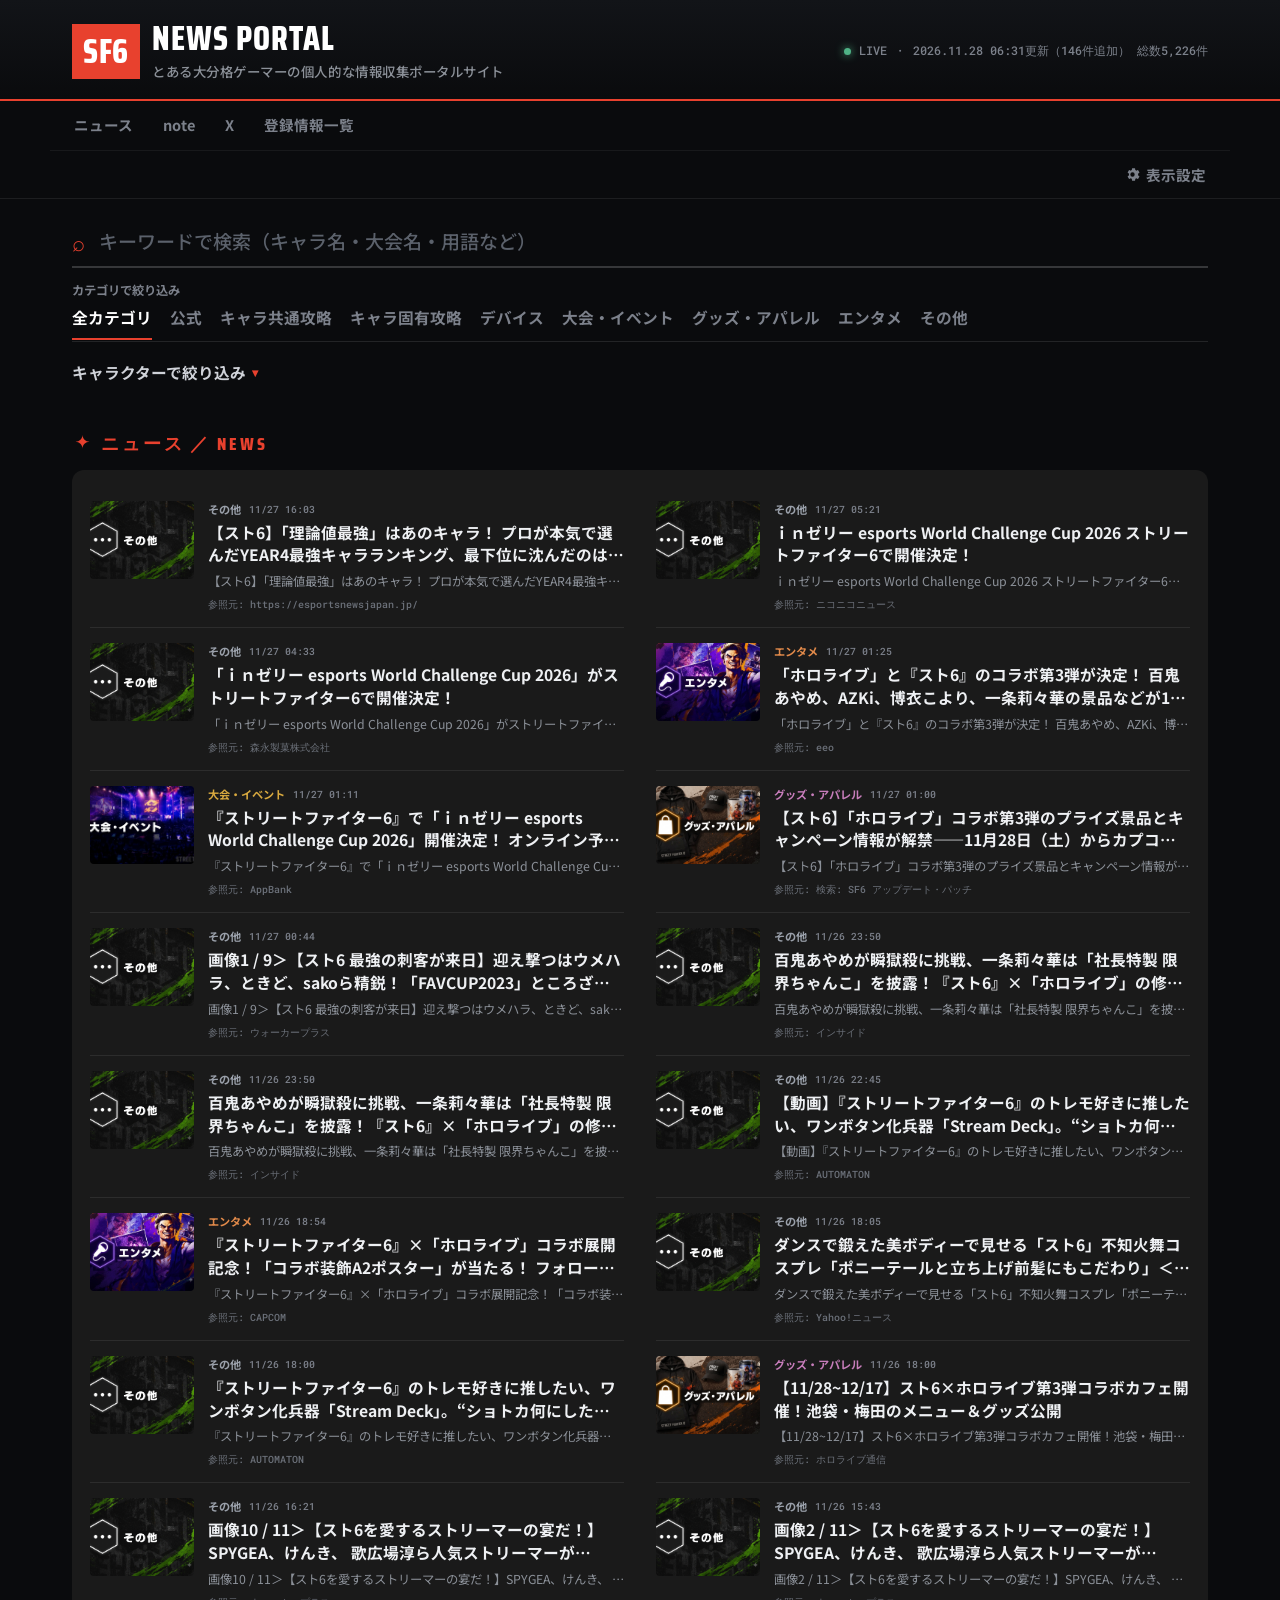
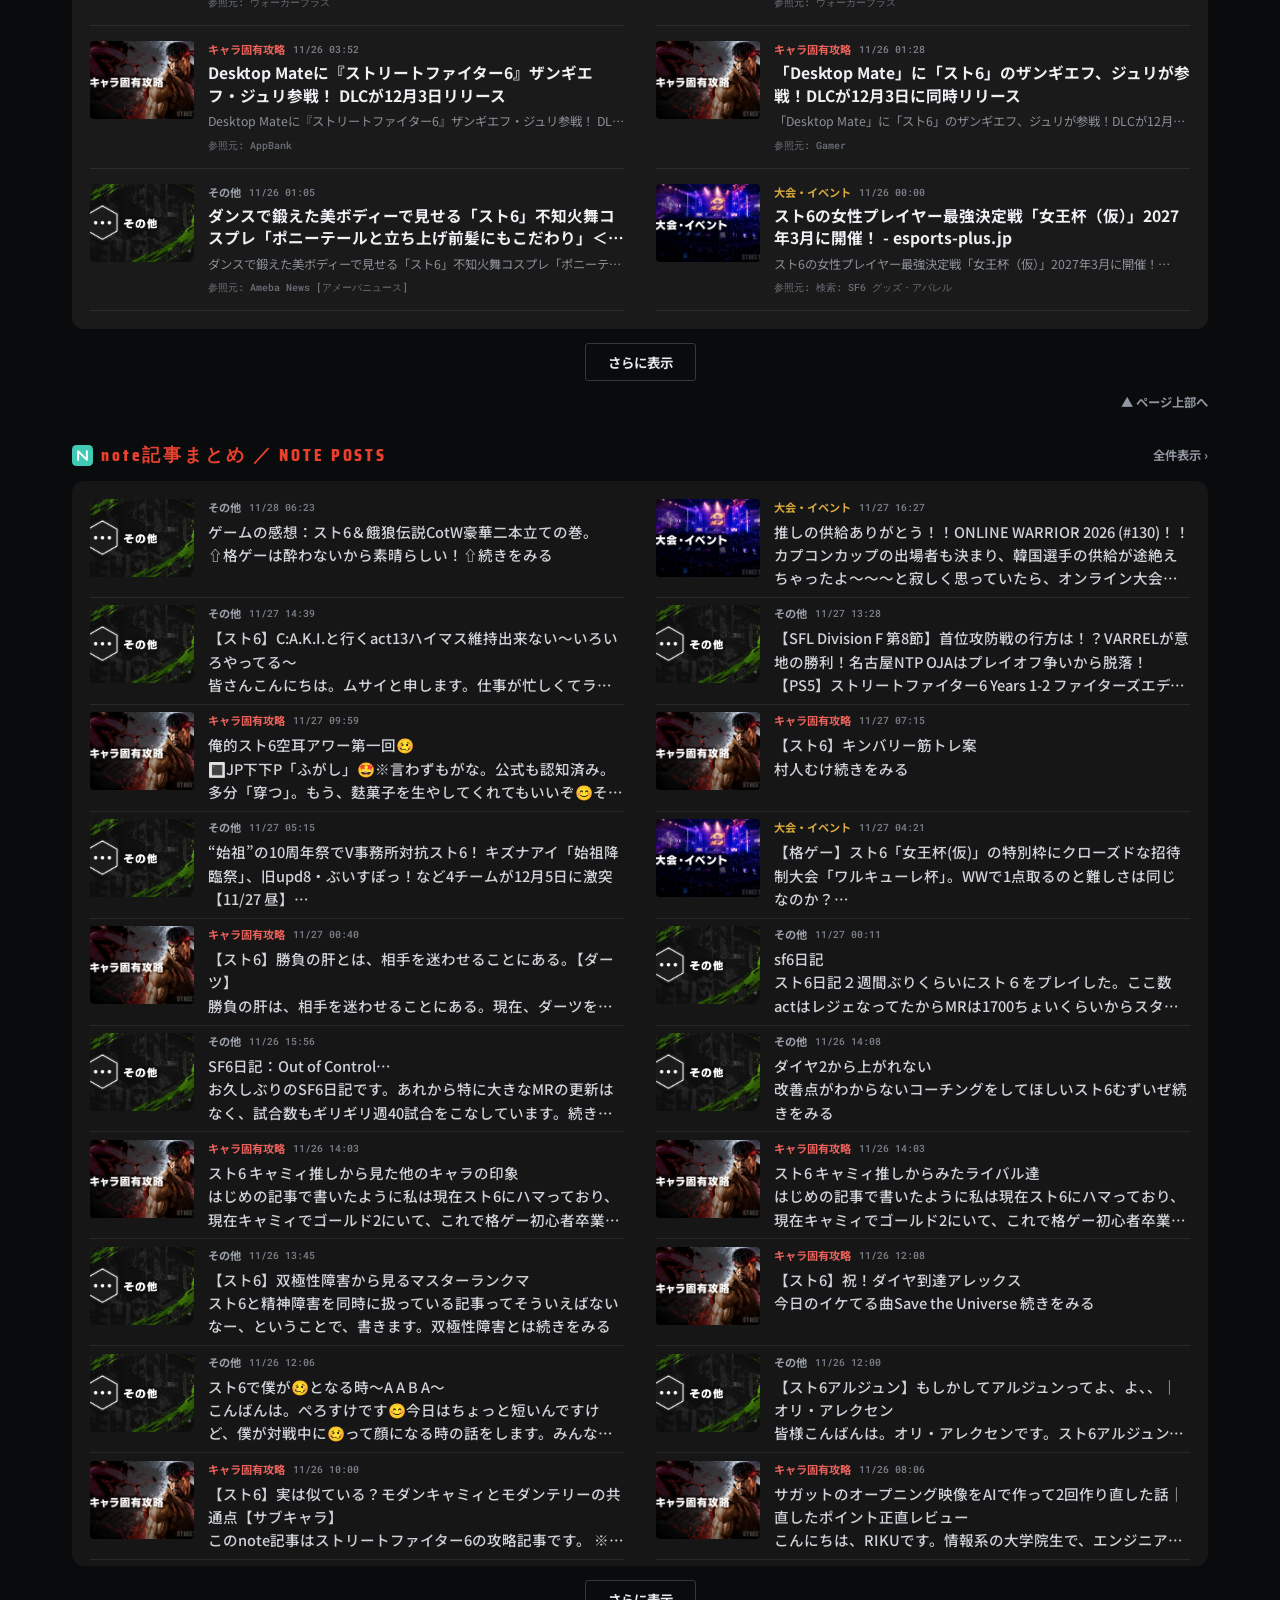
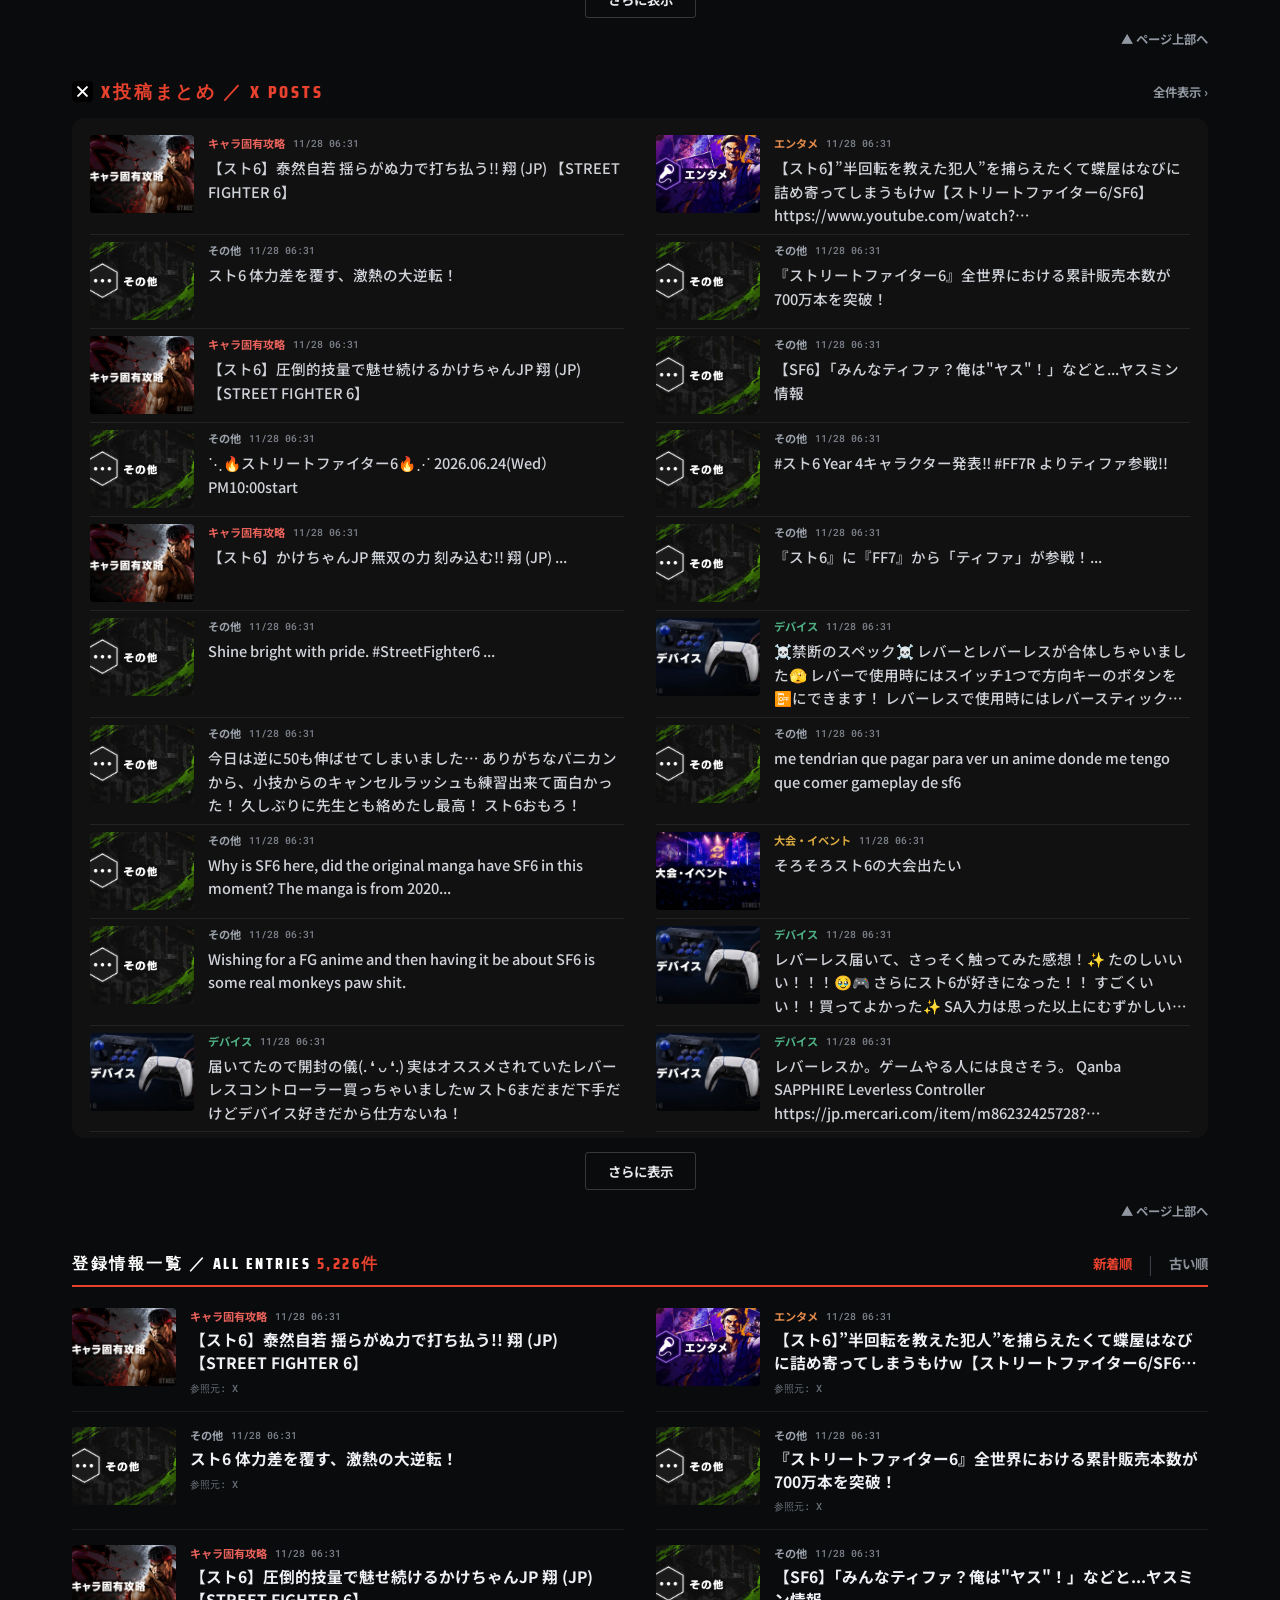
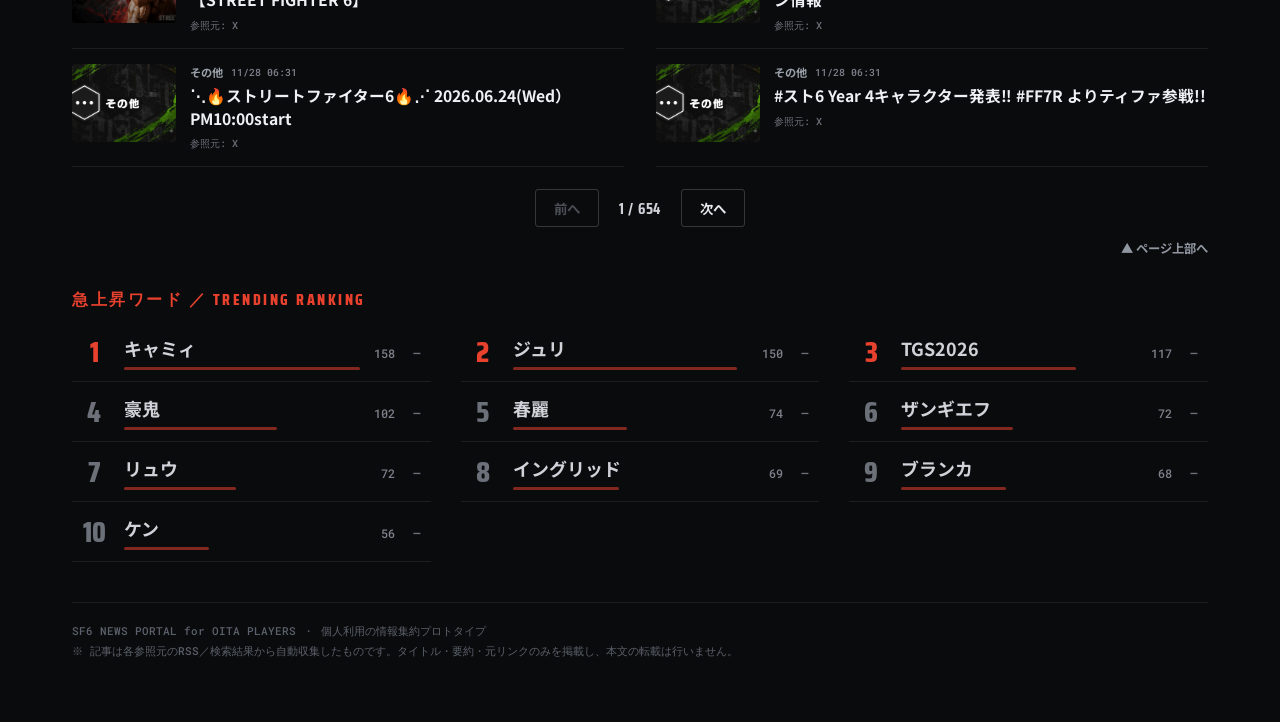
<file: site/index.html>
<!DOCTYPE html>
<html lang="ja">
<head>
<meta charset="UTF-8">
<meta name="viewport" content="width=device-width, initial-scale=1">
<title>SF6 NEWS PORTAL ・ ストリートファイター6＆レバーレス情報まとめ</title>
<link rel="icon" type="image/svg+xml" href="assets/favicon.svg">
<link rel="preconnect" href="https://fonts.googleapis.com">
<link rel="preconnect" href="https://fonts.gstatic.com" crossorigin>
<link href="https://fonts.googleapis.com/css2?family=Noto+Sans+JP:wght@400;500;700;800&family=Saira+Condensed:wght@600;700;800&family=Roboto+Mono:wght@400;500;600&display=swap" rel="stylesheet">
<link rel="stylesheet" href="assets/css/base.css">
</head>
<body>
<a href="#main" class="skip-link">本文へスキップ</a>

<div data-include="partials/masthead.html"></div>

<main id="main" class="wrap">

  <div class="search-wrap">
    <div class="search-row">
      <span class="ic">⌕</span>
      <input id="searchInput" type="text" placeholder="キーワードで検索（キャラ名・大会名・用語など）">
      <button id="clearSearchBtn" class="clear-btn" type="button" hidden aria-label="検索をクリア">✕</button>
    </div>
    <div id="trendFilter" class="trend-filter" hidden>
      <span class="tag">#<span id="trendFilterWord"></span>で絞り込み中</span>
      <span class="desc">急上昇ワードから絞り込み</span>
      <button id="trendClearBtn" type="button">解除 ✕</button>
    </div>
    <div class="cat-filter">
      <div class="cat-filter-label">カテゴリで絞り込み</div>
      <div class="cat-tabs" id="catTabs"></div>
    </div>
    <div class="char-filter">
      <button type="button" id="charFilterToggle" class="char-filter-toggle" aria-expanded="false" aria-controls="charTabs">
        <span class="label">キャラクターで絞り込み</span>
        <span class="chev">▾</span>
      </button>
      <div class="char-tabs" id="charTabs" hidden></div>
    </div>
  </div>

  <section class="sec" id="newArrivalsSection">
    <div class="sec-title sec-title-big">
      <svg class="sec-icon sec-icon-accent" viewBox="0 0 24 24" aria-hidden="true"><path d="M12 2c0 4.4 3.6 8 8 8-4.4 0-8 3.6-8 8 0-4.4-3.6-8-8-8 4.4 0 8-3.6 8-8z"/></svg>
      ニュース ／ NEWS
    </div>
    <div id="newArrivals"></div>
    <div class="show-more-wrap">
      <button id="newsShowMoreBtn" type="button" class="show-more-btn" hidden>さらに表示</button>
    </div>
    <a href="#" class="back-to-top">▲ ページ上部へ</a>
  </section>

  <section class="sec" id="notePostsSection" hidden>
    <div class="sec-title-row">
      <div class="sec-title sec-title-big">
        <svg class="sec-icon" viewBox="0 0 24 24" aria-hidden="true">
          <rect width="24" height="24" rx="5" fill="#41C9B4"/>
          <path stroke="#fff" stroke-width="2.2" stroke-linecap="round" stroke-linejoin="round" fill="none" d="M7 17V7l10 10V7"/>
        </svg>
        note記事まとめ ／ NOTE POSTS
      </div>
      <a class="sec-link" href="note.html">全件表示 ›</a>
    </div>
    <div class="note-post-grid" id="notePostsGrid"></div>
    <div class="show-more-wrap">
      <button id="noteShowMoreBtn" type="button" class="show-more-btn" hidden>さらに表示</button>
    </div>
    <a href="#" class="back-to-top">▲ ページ上部へ</a>
  </section>

  <section class="sec" id="xPostsSection" hidden>
    <div class="sec-title-row">
      <div class="sec-title sec-title-big">
        <svg class="sec-icon" viewBox="0 0 24 24" aria-hidden="true">
          <rect width="24" height="24" rx="5" fill="#000"/>
          <path stroke="#fff" stroke-width="2.4" stroke-linecap="round" d="M7 7l10 10M17 7L7 17"/>
        </svg>
        X投稿まとめ ／ X POSTS
      </div>
      <a class="sec-link" href="x.html">全件表示 ›</a>
    </div>
    <div class="x-post-grid" id="xPostsGrid"></div>
    <div class="show-more-wrap">
      <button id="xShowMoreBtn" type="button" class="show-more-btn" hidden>さらに表示</button>
    </div>
    <a href="#" class="back-to-top">▲ ページ上部へ</a>
  </section>

  <section class="sec" id="allEntriesSection">
    <div class="list-head">
      <div class="label">登録情報一覧 ／ ALL ENTRIES <span class="count"><span id="listCount">0</span>件</span></div>
      <div class="sort-controls">
        <button id="sortNewBtn" type="button" class="on">新着順</button>
        <span class="sep">|</span>
        <button id="sortOldBtn" type="button">古い順</button>
      </div>
    </div>
    <div class="list-grid" id="newsList"></div>
    <div class="pagination">
      <button id="prevPageBtn" type="button">前へ</button>
      <span class="info" id="pageInfo">1 / 1</span>
      <button id="nextPageBtn" type="button">次へ</button>
    </div>
    <a href="#" class="back-to-top">▲ ページ上部へ</a>
  </section>

  <section class="sec">
    <div class="sec-title">急上昇ワード ／ TRENDING RANKING</div>
    <div class="trend-grid" id="trendGrid"></div>
  </section>

  <div class="foot-note">
    SF6 NEWS PORTAL for OITA PLAYERS ・ 個人利用の情報集約プロトタイプ<br>
    ※ 記事は各参照元のRSS／検索結果から自動収集したものです。タイトル・要約・元リンクのみを掲載し、本文の転載は行いません。
  </div>

</main>

<script src="assets/js/include.js"></script>
<script src="assets/js/data.js"></script>
<script src="assets/js/chrome.js"></script>
<script src="assets/js/theme.js"></script>
<script src="assets/js/news.js"></script>
</body>
</html>
</file>
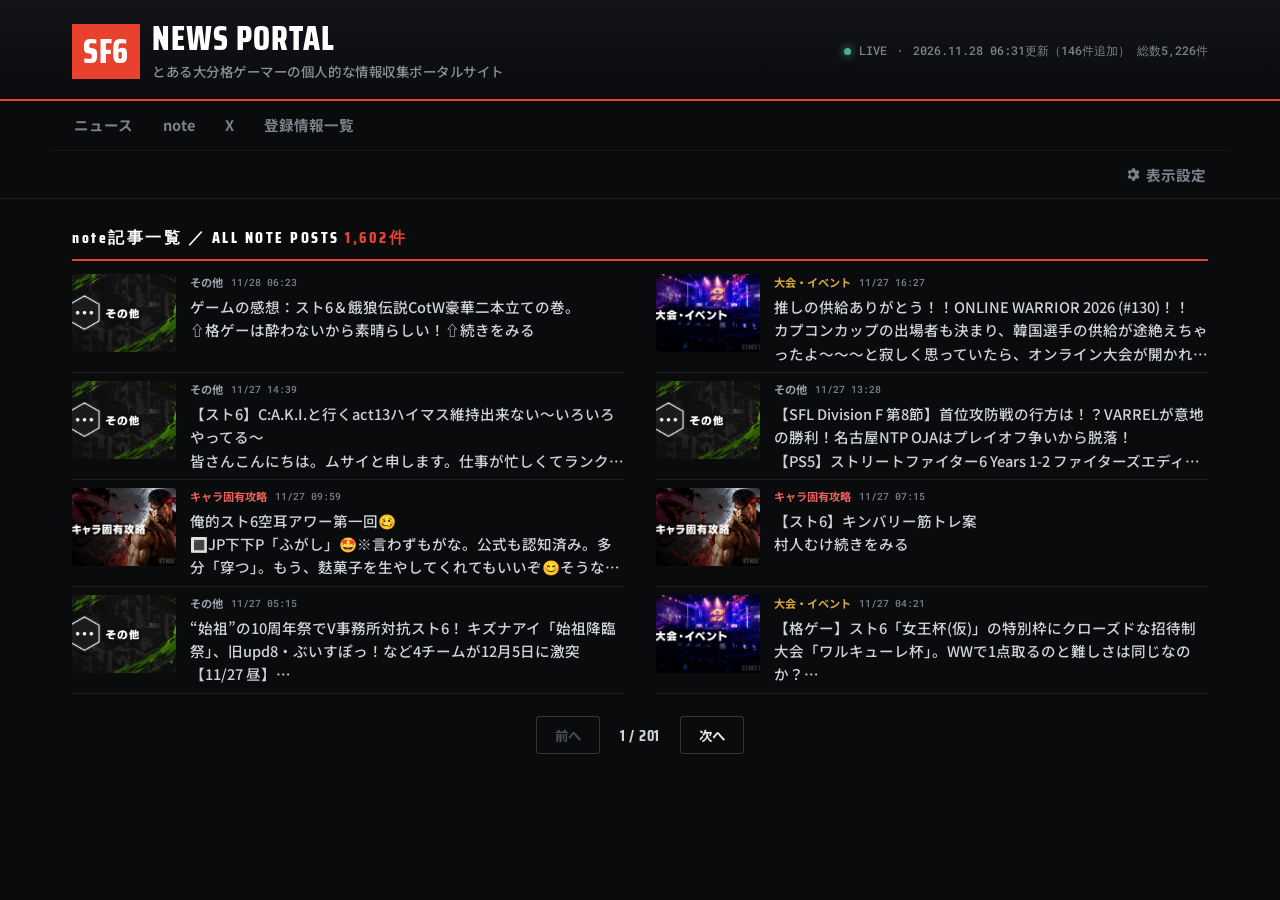
<file: site/note.html>
<!DOCTYPE html>
<html lang="ja">
<head>
<meta charset="UTF-8">
<meta name="viewport" content="width=device-width, initial-scale=1">
<title>note記事一覧 ・ SF6 NEWS PORTAL</title>
<link rel="icon" type="image/svg+xml" href="assets/favicon.svg">
<link rel="preconnect" href="https://fonts.googleapis.com">
<link rel="preconnect" href="https://fonts.gstatic.com" crossorigin>
<link href="https://fonts.googleapis.com/css2?family=Noto+Sans+JP:wght@400;500;700;800&family=Saira+Condensed:wght@600;700;800&family=Roboto+Mono:wght@400;500;600&display=swap" rel="stylesheet">
<link rel="stylesheet" href="assets/css/base.css">
</head>
<body>
<a href="#main" class="skip-link">本文へスキップ</a>

<div data-include="partials/masthead.html"></div>

<main id="main" class="wrap" data-feed="note">

  <section class="sec" style="padding-top:26px;">
    <div class="list-head">
      <div class="label">note記事一覧 ／ ALL NOTE POSTS <span class="count"><span id="feedCount">0</span>件</span></div>
    </div>
    <div class="list-grid" id="feedGrid"></div>
    <div class="pagination">
      <button id="feedPrevBtn" type="button">前へ</button>
      <span class="info" id="feedPageInfo">1 / 1</span>
      <button id="feedNextBtn" type="button">次へ</button>
    </div>
  </section>

</main>

<script src="assets/js/include.js"></script>
<script src="assets/js/data.js"></script>
<script src="assets/js/chrome.js"></script>
<script src="assets/js/theme.js"></script>
<script src="assets/js/feed-list.js"></script>
</body>
</html>
</file>
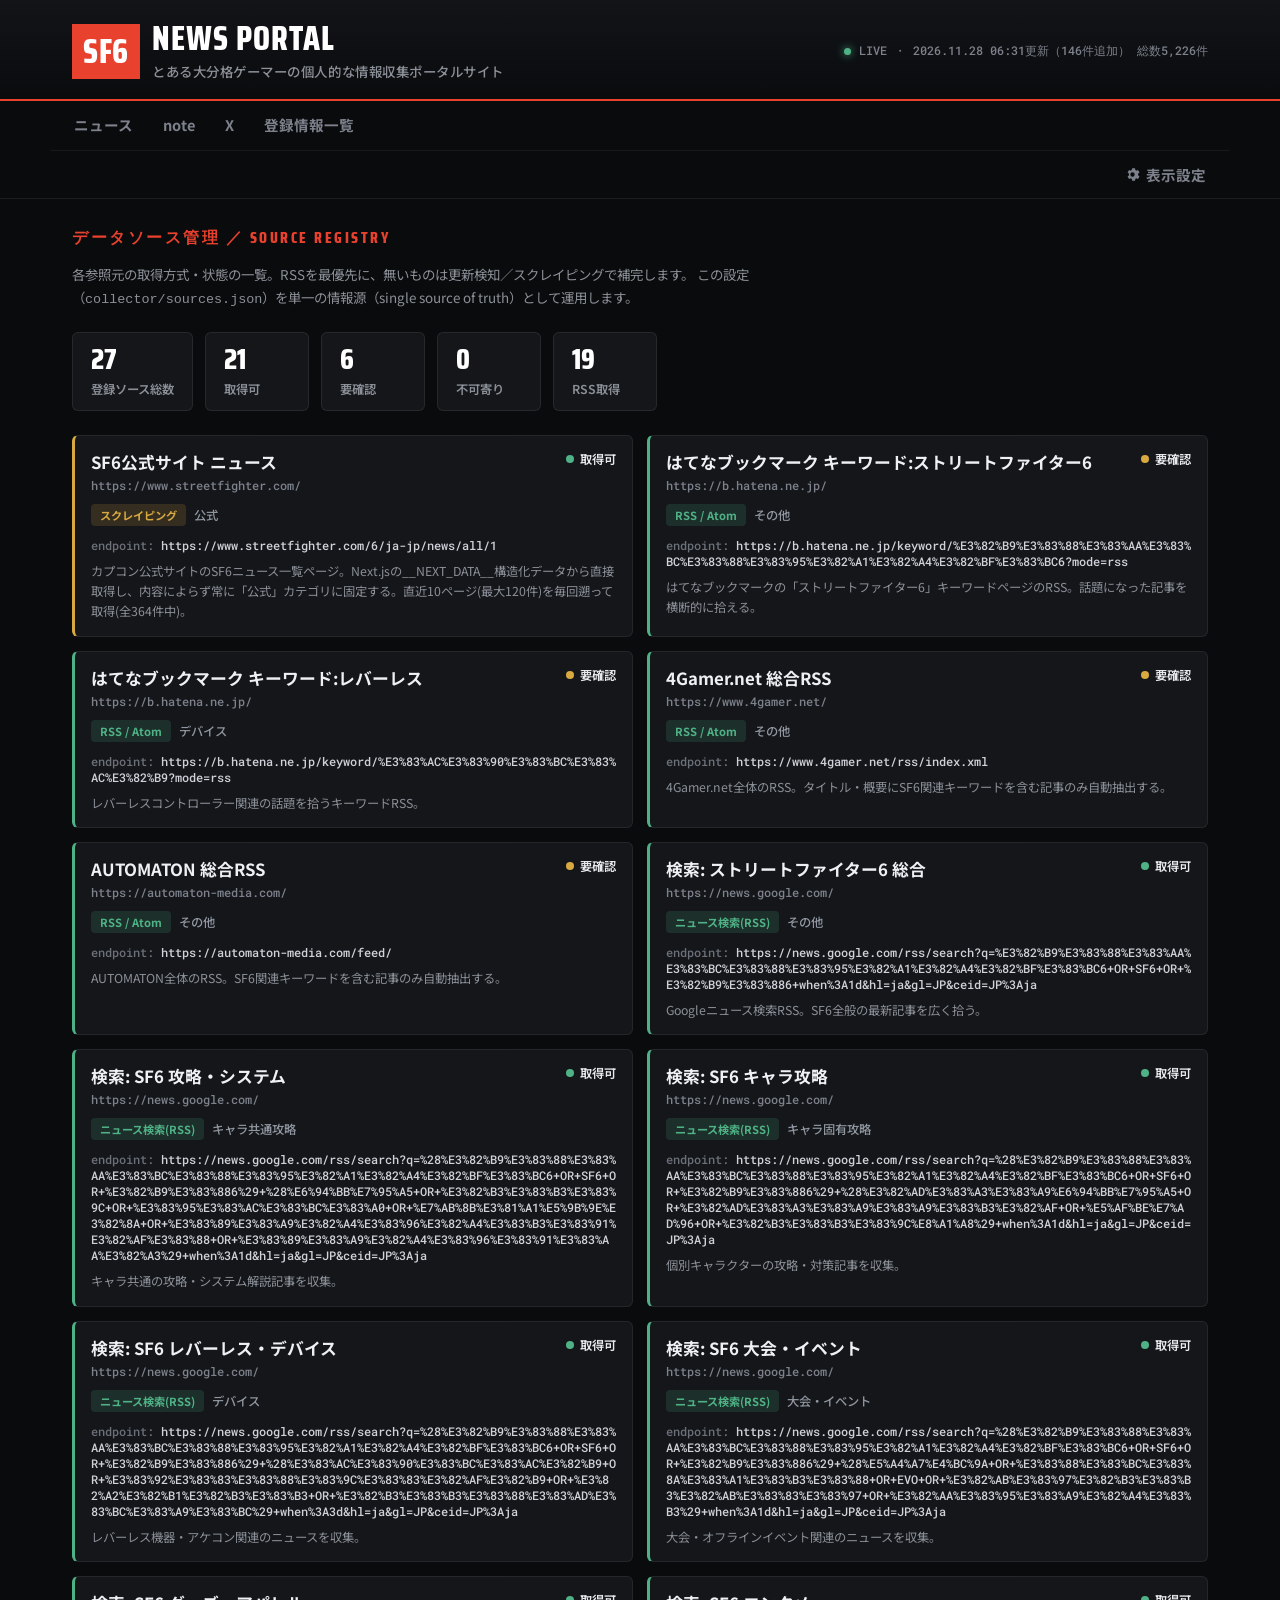
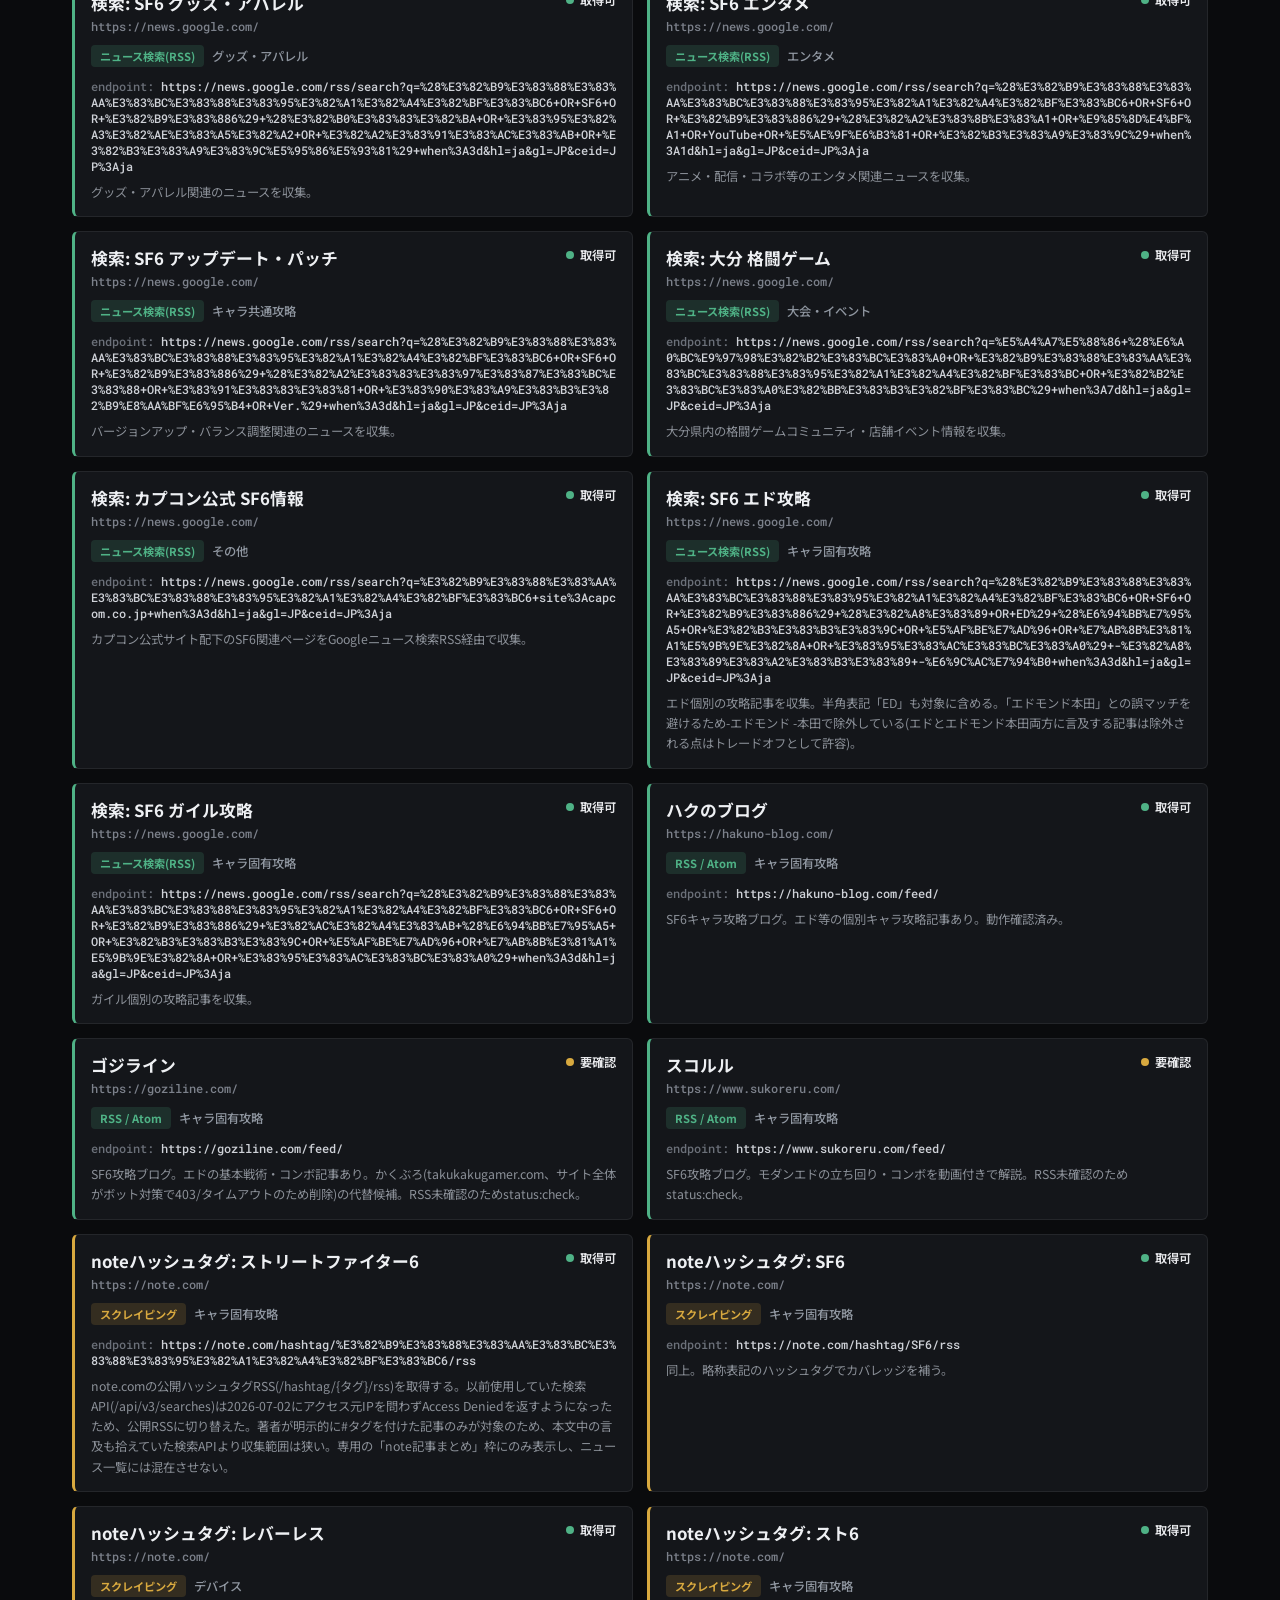
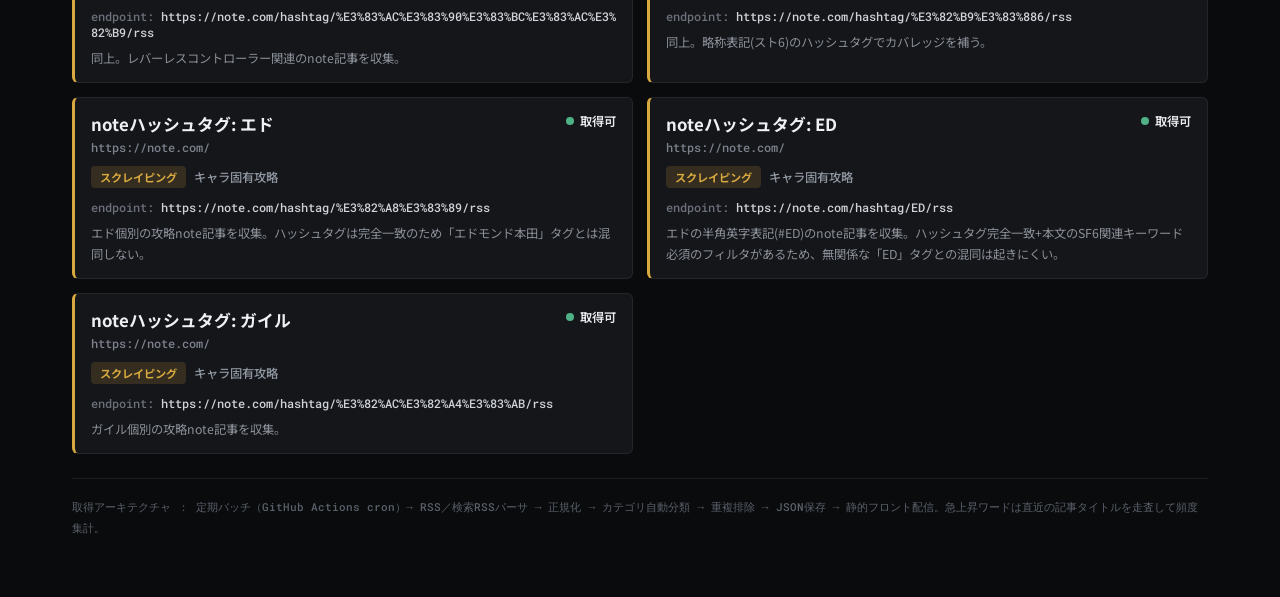
<file: site/sources.html>
<!DOCTYPE html>
<html lang="ja">
<head>
<meta charset="UTF-8">
<meta name="viewport" content="width=device-width, initial-scale=1">
<title>データソース管理 ・ SF6 NEWS PORTAL</title>
<link rel="icon" type="image/svg+xml" href="assets/favicon.svg">
<link rel="preconnect" href="https://fonts.googleapis.com">
<link rel="preconnect" href="https://fonts.gstatic.com" crossorigin>
<link href="https://fonts.googleapis.com/css2?family=Noto+Sans+JP:wght@400;500;700;800&family=Saira+Condensed:wght@600;700;800&family=Roboto+Mono:wght@400;500;600&display=swap" rel="stylesheet">
<link rel="stylesheet" href="assets/css/base.css">
</head>
<body>
<a href="#main" class="skip-link">本文へスキップ</a>

<div data-include="partials/masthead.html"></div>

<main id="main" class="wrap">

  <section class="sec" style="padding-top:26px;">
    <div class="sec-title">データソース管理 ／ SOURCE REGISTRY</div>
    <p class="sources-intro">
      各参照元の取得方式・状態の一覧。RSSを最優先に、無いものは更新検知／スクレイピングで補完します。
      この設定（<code>collector/sources.json</code>）を単一の情報源（single source of truth）として運用します。
    </p>

    <div class="stat-cards" id="statCards"></div>

    <div class="source-grid" id="sourceGrid"></div>

    <div class="arch-note">
      取得アーキテクチャ ： 定期バッチ（GitHub Actions cron）→ RSS／検索RSSパーサ → 正規化 → カテゴリ自動分類 → 重複排除 → JSON保存 → 静的フロント配信。急上昇ワードは直近の記事タイトルを走査して頻度集計。
    </div>
  </section>

</main>

<script src="assets/js/include.js"></script>
<script src="assets/js/data.js"></script>
<script src="assets/js/chrome.js"></script>
<script src="assets/js/theme.js"></script>
<script src="assets/js/sources.js"></script>
</body>
</html>
</file>
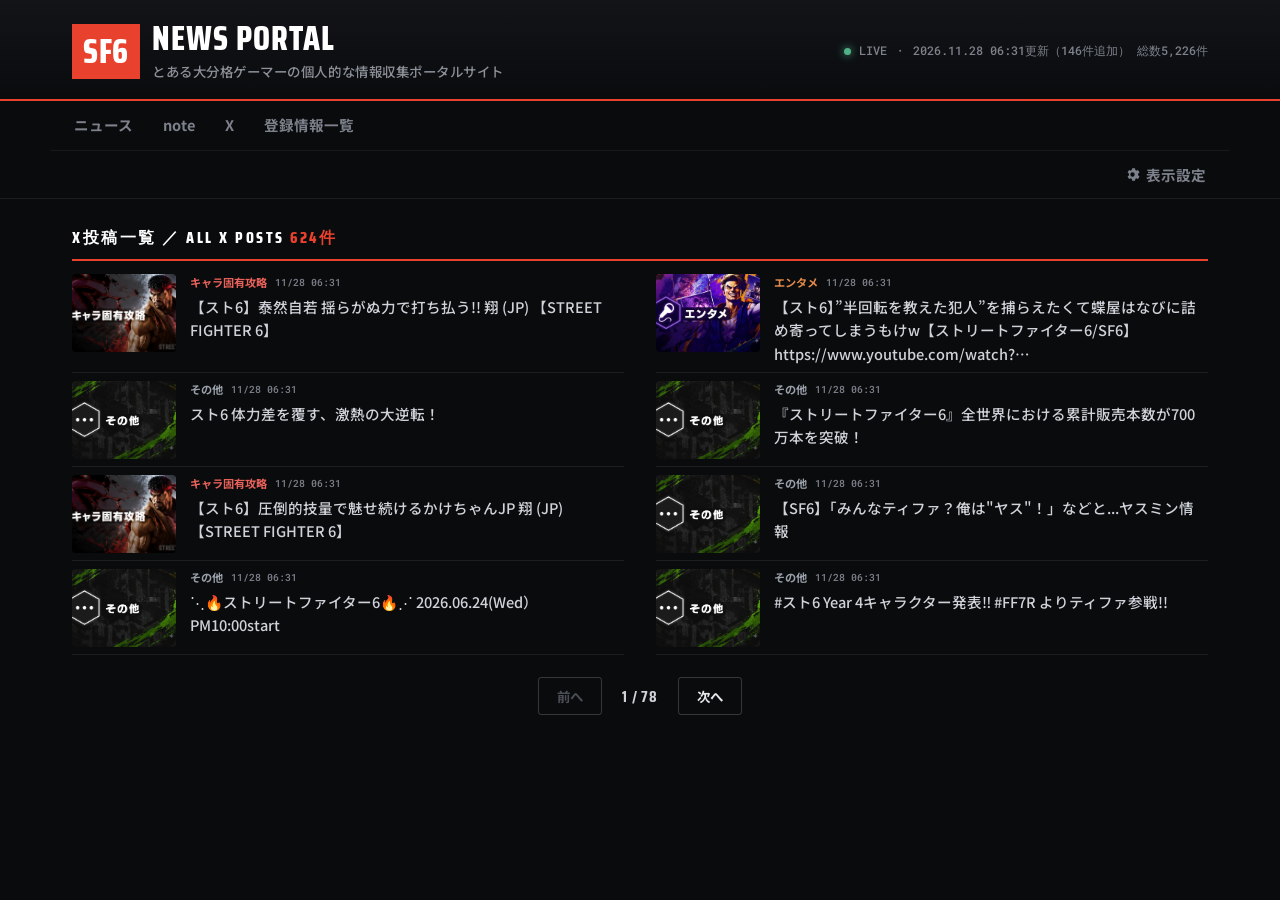
<file: site/x.html>
<!DOCTYPE html>
<html lang="ja">
<head>
<meta charset="UTF-8">
<meta name="viewport" content="width=device-width, initial-scale=1">
<title>X投稿一覧 ・ SF6 NEWS PORTAL</title>
<link rel="icon" type="image/svg+xml" href="assets/favicon.svg">
<link rel="preconnect" href="https://fonts.googleapis.com">
<link rel="preconnect" href="https://fonts.gstatic.com" crossorigin>
<link href="https://fonts.googleapis.com/css2?family=Noto+Sans+JP:wght@400;500;700;800&family=Saira+Condensed:wght@600;700;800&family=Roboto+Mono:wght@400;500;600&display=swap" rel="stylesheet">
<link rel="stylesheet" href="assets/css/base.css">
</head>
<body>
<a href="#main" class="skip-link">本文へスキップ</a>

<div data-include="partials/masthead.html"></div>

<main id="main" class="wrap" data-feed="x">

  <section class="sec" style="padding-top:26px;">
    <div class="list-head">
      <div class="label">X投稿一覧 ／ ALL X POSTS <span class="count"><span id="feedCount">0</span>件</span></div>
    </div>
    <div class="list-grid" id="feedGrid"></div>
    <div class="pagination">
      <button id="feedPrevBtn" type="button">前へ</button>
      <span class="info" id="feedPageInfo">1 / 1</span>
      <button id="feedNextBtn" type="button">次へ</button>
    </div>
  </section>

</main>

<script src="assets/js/include.js"></script>
<script src="assets/js/data.js"></script>
<script src="assets/js/chrome.js"></script>
<script src="assets/js/theme.js"></script>
<script src="assets/js/feed-list.js"></script>
</body>
</html>
</file>
<file: site/assets/css/base.css>
/* SF6 NEWS PORTAL — base design system.
   Visual language ported 1:1 from the Claude Design mockup
   ("SF6 News Portal C"): dark theme, #E8412E accent, Saira Condensed
   headings + Noto Sans JP body + Roboto Mono meta text. */

* { box-sizing: border-box; }

[hidden] { display: none !important; }

/* 表示設定(フォントサイズ・テーマカラー)。JS(theme.js)がhtmlへクラス付与して切り替える。
   フォントサイズは各要素をrem単位にしてあるため、ここでのfont-size変更が全体に反映される */
:root {
  --accent: #E8412E;
  --accent-rgb: 232, 65, 46;
}
html.fs-standard { font-size: 112%; }
html.fs-large { font-size: 125%; }

html, body { margin: 0; background: #0a0b0d; }

body {
  font-family: 'Noto Sans JP', sans-serif;
  color: #e8e9ec;
  padding-bottom: 60px;
}

button { font-family: inherit; }
a { color: inherit; }
input::placeholder { color: #5b616b; }

::-webkit-scrollbar { height: 8px; width: 8px; }
::-webkit-scrollbar-thumb { background: rgba(255, 255, 255, 0.16); border-radius: 4px; }
::-webkit-scrollbar-track { background: transparent; }

.skip-link {
  position: absolute;
  left: -9999px;
}
.skip-link:focus {
  left: 8px;
  top: 8px;
  background: #14161a;
  color: #fff;
  padding: 6px 12px;
  border-radius: 4px;
  z-index: 100;
}

.wrap { max-width: 1180px; margin: 0 auto; padding: 0 22px; }
.container { max-width: 1180px; margin: 0 auto; padding: 0 22px; }

/* ===== Masthead ===== */
.masthead {
  border-bottom: 2px solid var(--accent);
  background: linear-gradient(180deg, #121418, #0a0b0d);
}
.masthead .wrap {
  padding: 22px 22px 18px;
  display: flex;
  align-items: center;
  justify-content: space-between;
  flex-wrap: wrap;
  gap: 14px;
}
.brand { display: flex; align-items: center; gap: 12px; text-decoration: none; }
.brand-badge {
  background: var(--accent);
  color: #fff;
  font: 800 1.875rem 'Saira Condensed', sans-serif;
  padding: 1px 11px;
  letter-spacing: .02em;
}
.brand-text { display: block; }
.brand-title {
  display: block;
  font: 800 1.875rem/1 'Saira Condensed', sans-serif;
  color: #fff;
  letter-spacing: .03em;
}
.brand-tag {
  display: block;
  font: 500 0.75rem 'Noto Sans JP', sans-serif;
  color: #8b9098;
  margin-top: 5px;
  letter-spacing: .04em;
}
.live {
  display: flex;
  align-items: center;
  gap: 8px;
  font: 500 0.6875rem 'Roboto Mono', monospace;
  color: #7c818b;
}
.live .dot {
  width: 7px;
  height: 7px;
  border-radius: 50%;
  background: #4FB286;
  box-shadow: 0 0 8px #4FB286;
}

/* ===== Nav ===== */
.nav {
  border-bottom: 1px solid rgba(255, 255, 255, 0.08);
  background: #0a0b0d;
}
.nav .wrap { padding: 0 22px; display: flex; align-items: center; gap: 26px; }
.nav a {
  display: block;
  background: none;
  border: none;
  border-bottom: 2px solid transparent;
  color: #7c818b;
  padding: 13px 2px;
  font: 700 0.8125rem 'Noto Sans JP', sans-serif;
  cursor: pointer;
  text-decoration: none;
}
.nav a:hover { color: #fff; }
.nav-settings-row { border-top: 1px solid rgba(255, 255, 255, 0.06); }

/* ===== Display settings (font size / theme color) ===== */
.display-settings { position: relative; margin-left: auto; }
.display-settings-btn {
  display: flex;
  align-items: center;
  gap: 6px;
  background: none;
  border: none;
  color: #7c818b;
  padding: 13px 2px;
  font: 700 0.8125rem 'Noto Sans JP', sans-serif;
  cursor: pointer;
}
.display-settings-btn:hover,
.display-settings-btn[aria-expanded="true"] { color: #fff; }
.ds-gear { width: 15px; height: 15px; }

.display-settings-panel {
  position: absolute;
  top: 100%;
  right: 0;
  z-index: 20;
  background: #14161a;
  border: 1px solid rgba(255, 255, 255, 0.1);
  border-radius: 8px;
  padding: 14px 16px;
  min-width: 220px;
  box-shadow: 0 8px 24px rgba(0, 0, 0, 0.4);
}
.ds-group + .ds-group { margin-top: 14px; }
.ds-label {
  font: 700 0.6875rem 'Noto Sans JP', sans-serif;
  color: #7c818b;
  margin-bottom: 8px;
}
.ds-options { display: flex; gap: 6px; }
.ds-options button {
  flex: 1;
  background: none;
  border: 1px solid rgba(255, 255, 255, 0.18);
  border-radius: 4px;
  color: #9097a1;
  padding: 6px 0;
  font: 600 0.75rem 'Noto Sans JP', sans-serif;
  cursor: pointer;
}
.ds-options button.on { color: #0a0b0d; background: var(--accent); border-color: var(--accent); }

.ds-swatches { display: flex; gap: 8px; }
.ds-swatch {
  width: 22px;
  height: 22px;
  border-radius: 50%;
  border: 2px solid transparent;
  padding: 0;
  cursor: pointer;
}
.ds-swatch.on { border-color: #fff; }
.ds-swatch-red { background: #E8412E; }
.ds-swatch-orange { background: #E0894A; }
.ds-swatch-yellow { background: #D8A93F; }
.ds-swatch-green { background: #4FB286; }
.ds-swatch-blue { background: #6FA8DC; }
.ds-swatch-purple { background: #C77DBB; }

/* ===== Search ===== */
.search-wrap { padding: 26px 0 10px; }
.search-row {
  display: flex;
  align-items: center;
  gap: 12px;
  border-bottom: 2px solid rgba(255, 255, 255, 0.18);
  padding-bottom: 9px;
}
.search-row .ic { color: var(--accent); font-size: 1.25rem; }
.search-row input {
  flex: 1;
  min-width: 0;
  background: transparent;
  border: none;
  outline: none;
  color: #fff;
  font: 500 1.0625rem 'Noto Sans JP', sans-serif;
}
.clear-btn {
  background: none;
  border: none;
  color: #7c818b;
  cursor: pointer;
  font-size: 1rem;
}
.trend-filter {
  margin-top: 11px;
  display: flex;
  align-items: center;
  gap: 9px;
}
.trend-filter .tag { font: 700 0.8125rem 'Noto Sans JP', sans-serif; color: var(--accent); }
.trend-filter .desc { font: 400 0.75rem 'Noto Sans JP', sans-serif; color: #7c818b; }
.trend-filter button {
  background: none;
  border: 1px solid rgba(255, 255, 255, 0.18);
  color: #9097a1;
  cursor: pointer;
  font: 500 0.6875rem 'Noto Sans JP', sans-serif;
  border-radius: 3px;
  padding: 3px 9px;
}

.cat-filter { margin-top: 13px; }
.cat-filter-label {
  font: 700 0.6875rem 'Noto Sans JP', sans-serif;
  color: #7c818b;
  margin-bottom: 7px;
}

.char-filter { margin-top: 13px; }
.char-filter-toggle {
  display: flex;
  align-items: center;
  gap: 6px;
  background: none;
  border: none;
  padding: 6px 0;
  margin: 0;
  cursor: pointer;
  color: #cfd2d8;
  font: 700 0.875rem 'Noto Sans JP', sans-serif;
}
.char-filter-toggle .chev {
  color: var(--accent);
  font-size: 0.6875rem;
  transition: transform .15s ease;
}
.char-filter-toggle[aria-expanded="true"] .chev { transform: rotate(180deg); }
.char-filter-toggle[aria-expanded="true"] { color: #fff; }
.char-tabs { display: flex; flex-wrap: wrap; gap: 7px; margin-top: 7px; }
.char-tabs button {
  display: inline-flex;
  align-items: center;
  gap: 4px;
  background: none;
  border: 1px solid rgba(255, 255, 255, 0.18);
  color: #9097a1;
  cursor: pointer;
  font: 600 0.75rem 'Noto Sans JP', sans-serif;
  border-radius: 14px;
  padding: 4px 12px;
}
.char-tabs button.on { color: #0a0b0d; background: var(--accent); border-color: var(--accent); }
.char-ico {
  flex: 0 0 auto;
  width: 10px;
  height: 10px;
  border-radius: 50%;
  display: inline-flex;
  align-items: center;
  justify-content: center;
}
.char-ico-svg { width: 7px; height: 7px; }

/* ===== Section heading ===== */
.sec { padding: 30px 0 0; }
.sec-title {
  display: flex;
  align-items: center;
  gap: 8px;
  font: 800 0.875rem 'Saira Condensed', sans-serif;
  letter-spacing: .16em;
  color: var(--accent);
  margin-bottom: 12px;
}
.sec-icon { width: 20px; height: 20px; flex: 0 0 auto; }
.sec-icon-accent path { fill: var(--accent); }

/* 新着ニュース／note記事まとめ／X投稿まとめの見出しのみ、他のセクションより
   フォントを2px大きく、アイコンはその半分(1px)大きくする */
.sec-title-big { font-size: 1rem; }
.sec-title-big .sec-icon { width: 21px; height: 21px; }

.sec-title-row {
  display: flex;
  align-items: center;
  justify-content: space-between;
  gap: 12px;
  margin-bottom: 12px;
}
.sec-title-row .sec-title { margin-bottom: 0; }
.sec-link {
  font: 700 0.6875rem 'Noto Sans JP', sans-serif;
  color: #9097a1;
  text-decoration: none;
  white-space: nowrap;
}
.sec-link:hover { color: #fff; }

.back-to-top {
  display: block;
  text-align: right;
  margin-top: 12px;
  font: 700 0.6875rem 'Noto Sans JP', sans-serif;
  color: #9097a1;
  text-decoration: none;
}
.back-to-top:hover { color: #fff; }

.show-more-wrap { display: flex; justify-content: center; padding-top: 14px; }
.show-more-btn {
  background: none;
  border: 1px solid rgba(255, 255, 255, 0.18);
  border-radius: 3px;
  padding: 8px 22px;
  font: 700 0.75rem 'Noto Sans JP', sans-serif;
  cursor: pointer;
  color: #e8e9ec;
}
.show-more-btn:hover { border-color: var(--accent); color: #fff; }

#newArrivals {
  background: #1A1A1A;
  border-radius: 12px;
  padding: 16px 18px 18px;
}

/* ===== New arrivals: category tabs ===== */
.cat-tabs {
  display: flex;
  gap: 18px;
  overflow-x: auto;
  border-bottom: 1px solid rgba(255, 255, 255, 0.10);
  padding-bottom: 1px;
}
.cat-tabs button {
  flex: 0 0 auto;
  background: none;
  border: none;
  border-bottom: 2px solid transparent;
  color: #7c818b;
  padding: 0 0 9px;
  font: 700 0.875rem 'Noto Sans JP', sans-serif;
  cursor: pointer;
  white-space: nowrap;
}
.cat-tabs button.on { color: #fff; border-bottom-color: var(--accent); }

.empty-note {
  padding: 26px 0;
  font: 500 0.8125rem 'Noto Sans JP', sans-serif;
  color: #7c818b;
}

.yt-badge {
  position: absolute;
  bottom: 6px;
  right: 6px;
  width: 22.75px;
  height: 15.17px;
  pointer-events: none;
}

/* ===== note post results ===== */
.note-post-grid {
  display: grid;
  grid-template-columns: repeat(auto-fill, minmax(min(440px, 100%), 1fr));
  gap: 0 32px;
  background: #161616;
  border-radius: 12px;
  padding: 10px 18px 6px;
}
.note-post-card {
  display: flex;
  gap: 14px;
  padding: 7.5px 0;
  border-bottom: 1px solid rgba(255, 255, 255, 0.08);
  text-decoration: none;
}
.note-post-card .thumb { flex: 0 0 104px; height: 78px; border-radius: 4px; position: relative; overflow: hidden; }
.note-post-card .body { flex: 1; min-width: 0; }
.note-post-card .meta { display: flex; align-items: center; gap: 8px; margin-bottom: 5px; }
.note-post-card .meta .cat { font: 700 0.625rem 'Noto Sans JP', sans-serif; }
.note-post-card .meta .time { font: 500 0.5625rem 'Roboto Mono', monospace; color: #7c818b; }
.note-post-card .message {
  font: 500 0.8125rem/1.6 'Noto Sans JP', sans-serif;
  color: #cfd2d8;
  white-space: pre-line;
  display: -webkit-box;
  -webkit-line-clamp: 3;
  -webkit-box-orient: vertical;
  overflow: hidden;
}

/* ===== X post results ===== */
.x-post-grid {
  display: grid;
  grid-template-columns: repeat(auto-fill, minmax(min(440px, 100%), 1fr));
  gap: 0 32px;
  background: #111111;
  border-radius: 12px;
  padding: 10px 18px 6px;
}
.x-post-card {
  display: flex;
  gap: 14px;
  padding: 7.5px 0;
  border-bottom: 1px solid rgba(255, 255, 255, 0.08);
  text-decoration: none;
}
.x-post-card .thumb {
  flex: 0 0 104px;
  height: 78px;
  border-radius: 4px;
  position: relative;
  overflow: hidden;
}
.x-post-card .body { flex: 1; min-width: 0; }
.x-post-card .meta { display: flex; align-items: center; gap: 8px; margin-bottom: 5px; }
.x-post-card .meta .cat { font: 700 0.625rem 'Noto Sans JP', sans-serif; }
.x-post-card .meta .time { font: 500 0.5625rem 'Roboto Mono', monospace; color: #7c818b; }
.x-post-card .message {
  font: 500 0.8125rem/1.6 'Noto Sans JP', sans-serif;
  color: #cfd2d8;
  white-space: pre-line;
  display: -webkit-box;
  -webkit-line-clamp: 3;
  -webkit-box-orient: vertical;
  overflow: hidden;
}

/* ===== Trending ===== */
.trend-grid {
  display: grid;
  grid-template-columns: repeat(auto-fill, minmax(min(330px, 100%), 1fr));
  gap: 2px 30px;
}
.trend-row {
  display: flex;
  align-items: center;
  gap: 14px;
  width: 100%;
  text-align: left;
  background: transparent;
  border: none;
  border-bottom: 1px solid rgba(255, 255, 255, 0.08);
  padding: 11px 6px;
  cursor: pointer;
}
.trend-row.active { background: rgba(var(--accent-rgb), 0.12); }
.trend-row .rank {
  flex: 0 0 32px;
  font: 800 1.625rem/1 'Saira Condensed', sans-serif;
  color: #6b7079;
  text-align: center;
}
.trend-row .rank.top { color: var(--accent); }
.trend-row .mid { flex: 1; min-width: 0; }
.trend-row .word { display: block; font: 700 1rem 'Noto Sans JP', sans-serif; color: #cfd2d8; }
.trend-row.active .word { color: #fff; }
.trend-row .bar { display: block; height: 3px; border-radius: 2px; background: rgba(var(--accent-rgb), 0.55); margin-top: 6px; }
.trend-row .score { font: 500 0.6875rem 'Roboto Mono', monospace; color: #7c818b; }
.trend-row .arrow { font: 600 0.75rem 'Roboto Mono', monospace; width: 16px; text-align: center; }

/* ===== News list ===== */
.list-head {
  display: flex;
  align-items: flex-end;
  justify-content: space-between;
  flex-wrap: wrap;
  gap: 10px;
  border-bottom: 2px solid var(--accent);
  padding-bottom: 9px;
  margin-bottom: 6px;
}
.list-head .label { font: 800 0.875rem 'Saira Condensed', sans-serif; letter-spacing: .16em; color: #fff; }
.list-head .label .count { color: var(--accent); }
.sort-controls { display: flex; align-items: center; gap: 16px; }
.sort-controls button {
  background: none;
  border: none;
  color: #8b9098;
  font: 700 0.75rem 'Noto Sans JP', sans-serif;
  cursor: pointer;
  padding: 0;
}
.sort-controls button.on { color: var(--accent); }
.sort-controls .sep { color: #3a3e46; }

.list-grid {
  display: grid;
  grid-template-columns: repeat(auto-fill, minmax(min(440px, 100%), 1fr));
  gap: 0 32px;
}
.list-item {
  display: flex;
  gap: 14px;
  padding: 15px 0;
  border-bottom: 1px solid rgba(255, 255, 255, 0.08);
  text-decoration: none;
}
.list-item .thumb { flex: 0 0 104px; height: 78px; border-radius: 4px; position: relative; overflow: hidden; }
.list-item .body { flex: 1; min-width: 0; }
.list-item .meta { display: flex; align-items: center; gap: 8px; margin-bottom: 5px; }
.list-item .meta .cat { font: 700 0.625rem 'Noto Sans JP', sans-serif; }
.list-item .meta .time { font: 500 0.5625rem 'Roboto Mono', monospace; color: #7c818b; }
.list-item .title {
  font: 700 0.875rem/1.45 'Noto Sans JP', sans-serif;
  color: #eef0f3;
  display: -webkit-box;
  -webkit-line-clamp: 2;
  -webkit-box-orient: vertical;
  overflow: hidden;
}
.list-item .excerpt {
  font: 400 0.6875rem/1.55 'Noto Sans JP', sans-serif;
  color: #8b9098;
  margin-top: 5px;
  display: -webkit-box;
  -webkit-line-clamp: 1;
  -webkit-box-orient: vertical;
  overflow: hidden;
}
.list-item .source { font: 500 0.5625rem 'Roboto Mono', monospace; color: #6b7079; margin-top: 6px; }

.pagination { display: flex; align-items: center; justify-content: center; gap: 20px; margin-top: 22px; }
.pagination button {
  background: none;
  border: 1px solid rgba(255, 255, 255, 0.18);
  border-radius: 3px;
  padding: 8px 18px;
  font: 700 0.75rem 'Noto Sans JP', sans-serif;
  cursor: pointer;
  color: #e8e9ec;
}
.pagination button:disabled { color: #4a4e56; cursor: default; }
.pagination .info { font: 700 0.875rem 'Saira Condensed', sans-serif; letter-spacing: .05em; color: #cfd2d8; }

.foot-note {
  margin-top: 40px;
  padding-top: 18px;
  border-top: 1px solid rgba(255, 255, 255, 0.08);
  font: 500 0.625rem 'Roboto Mono', monospace;
  color: #5b616b;
  line-height: 1.8;
}

/* ===== Data sources page ===== */
.sources-intro {
  font: 400 0.75rem/1.7 'Noto Sans JP', sans-serif;
  color: #8b9098;
  margin-bottom: 20px;
  max-width: 760px;
}
.stat-cards { display: flex; flex-wrap: wrap; gap: 12px; margin-bottom: 24px; }
.stat-card {
  background: #14161a;
  border: 1px solid rgba(255, 255, 255, 0.08);
  border-radius: 6px;
  padding: 12px 18px;
  min-width: 104px;
}
.stat-card .num { font: 800 1.625rem/1 'Saira Condensed', sans-serif; color: #fff; }
.stat-card .label { font: 600 0.6875rem 'Noto Sans JP', sans-serif; color: #8b9098; margin-top: 6px; }

.source-grid {
  display: grid;
  grid-template-columns: repeat(auto-fill, minmax(min(450px, 100%), 1fr));
  gap: 14px;
}
.source-card {
  background: #14161a;
  border: 1px solid rgba(255, 255, 255, 0.07);
  border-left: 3px solid var(--m, #4FB286);
  border-radius: 6px;
  padding: 14px 16px;
}
.source-card .head { display: flex; align-items: flex-start; justify-content: space-between; gap: 10px; }
.source-card .name { font: 700 0.9375rem 'Noto Sans JP', sans-serif; color: #eef0f3; }
.source-card .url { font: 500 0.6875rem 'Roboto Mono', monospace; color: #7c818b; margin-top: 3px; word-break: break-all; }
.source-card .status {
  display: flex;
  align-items: center;
  gap: 6px;
  flex: 0 0 auto;
  font: 600 0.6875rem 'Noto Sans JP', sans-serif;
  white-space: nowrap;
}
.source-card .status .dot { width: 8px; height: 8px; border-radius: 50%; }
.source-card .tags { display: flex; flex-wrap: wrap; align-items: center; gap: 8px; margin-top: 11px; }
.source-card .method { font: 700 0.625rem 'Noto Sans JP', sans-serif; padding: 3px 9px; border-radius: 4px; }
.source-card .cat { font: 500 0.6875rem 'Noto Sans JP', sans-serif; color: #9097a1; }
.source-card .endpoint { font: 500 0.6875rem 'Roboto Mono', monospace; color: #cfd2d8; margin-top: 11px; word-break: break-all; }
.source-card .endpoint .lbl { color: #6b7079; }
.source-card .note { font: 400 0.6875rem/1.65 'Noto Sans JP', sans-serif; color: #8b9098; margin-top: 8px; }

.compliance-box {
  margin-top: 22px;
  padding: 15px 17px;
  background: rgba(var(--accent-rgb), 0.06);
  border: 1px solid rgba(var(--accent-rgb), 0.22);
  border-radius: 6px;
  font: 400 0.6875rem/1.75 'Noto Sans JP', sans-serif;
  color: #c9a59f;
  max-width: 860px;
}
.compliance-box strong { color: #ff8a7a; }

.arch-note {
  margin-top: 24px;
  padding-top: 18px;
  border-top: 1px solid rgba(255, 255, 255, 0.08);
  font: 500 0.625rem 'Roboto Mono', monospace;
  color: #5b616b;
  line-height: 1.8;
}
</file>
